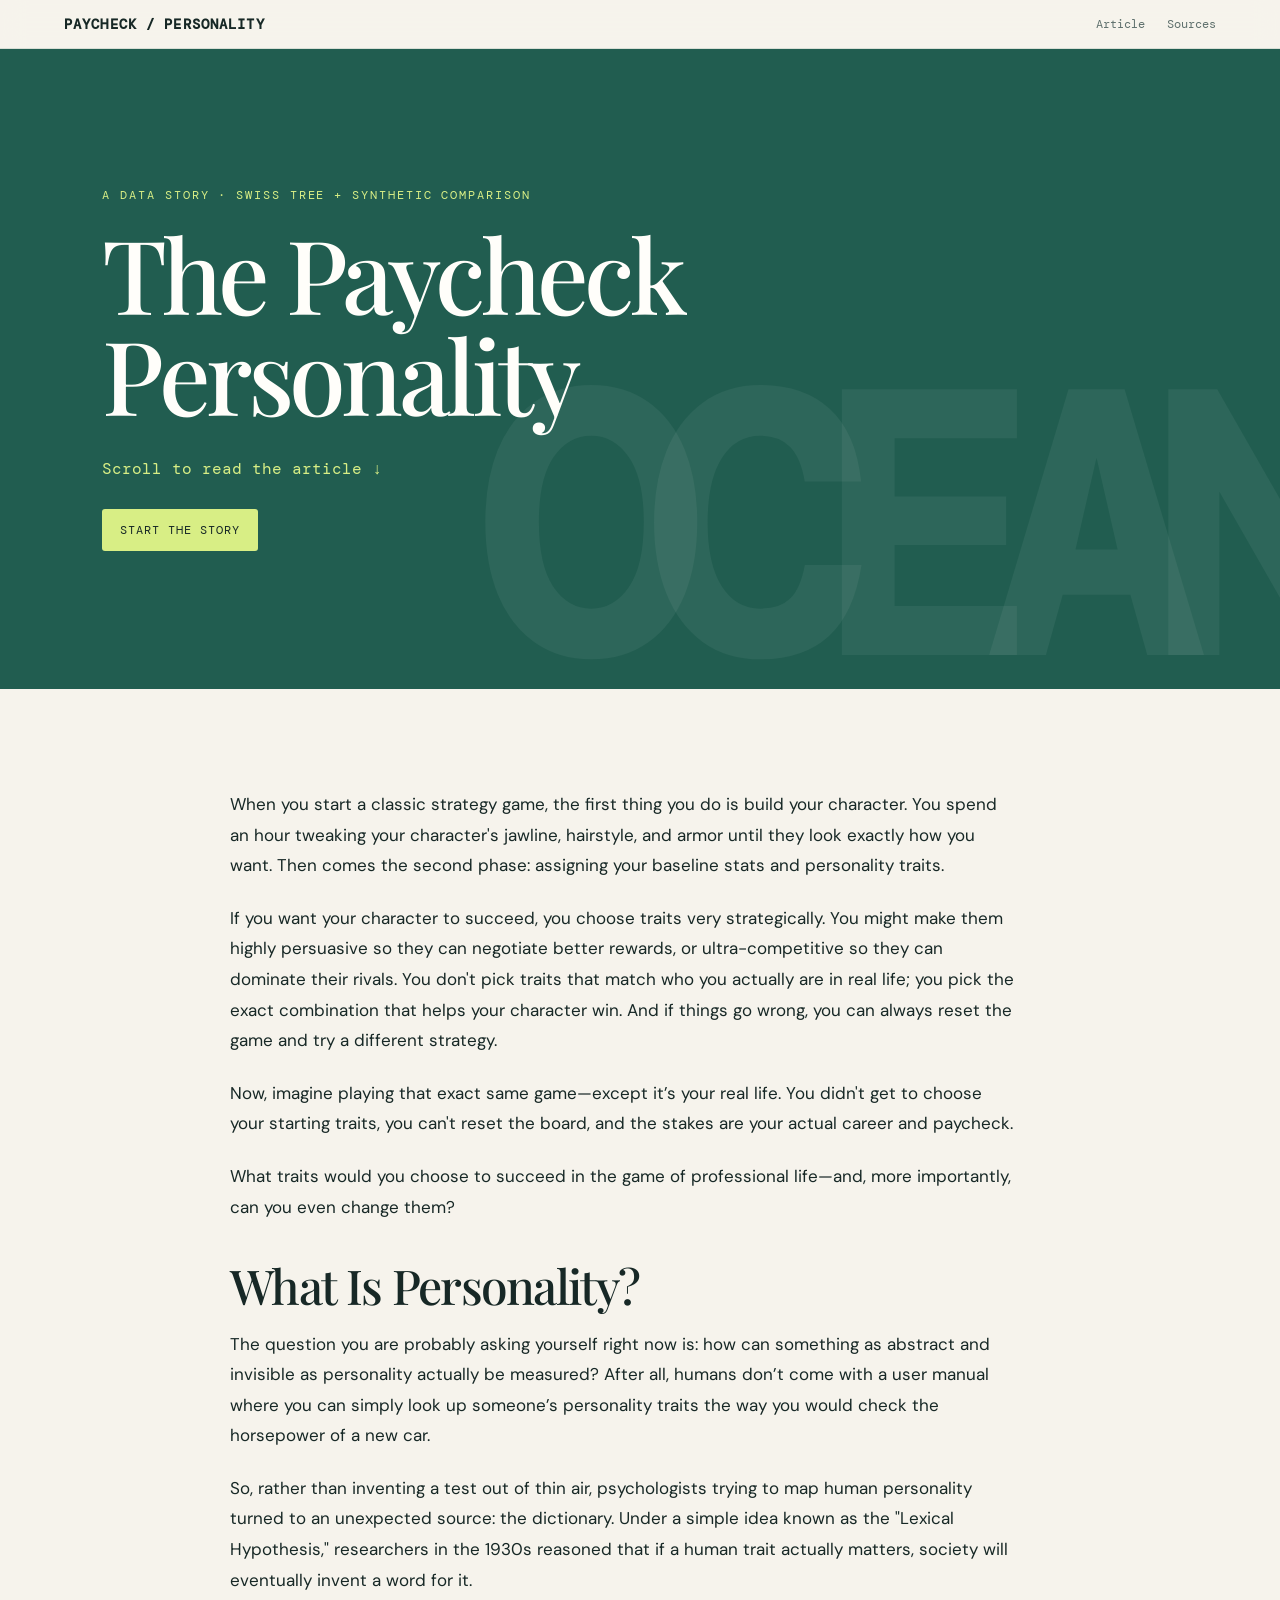
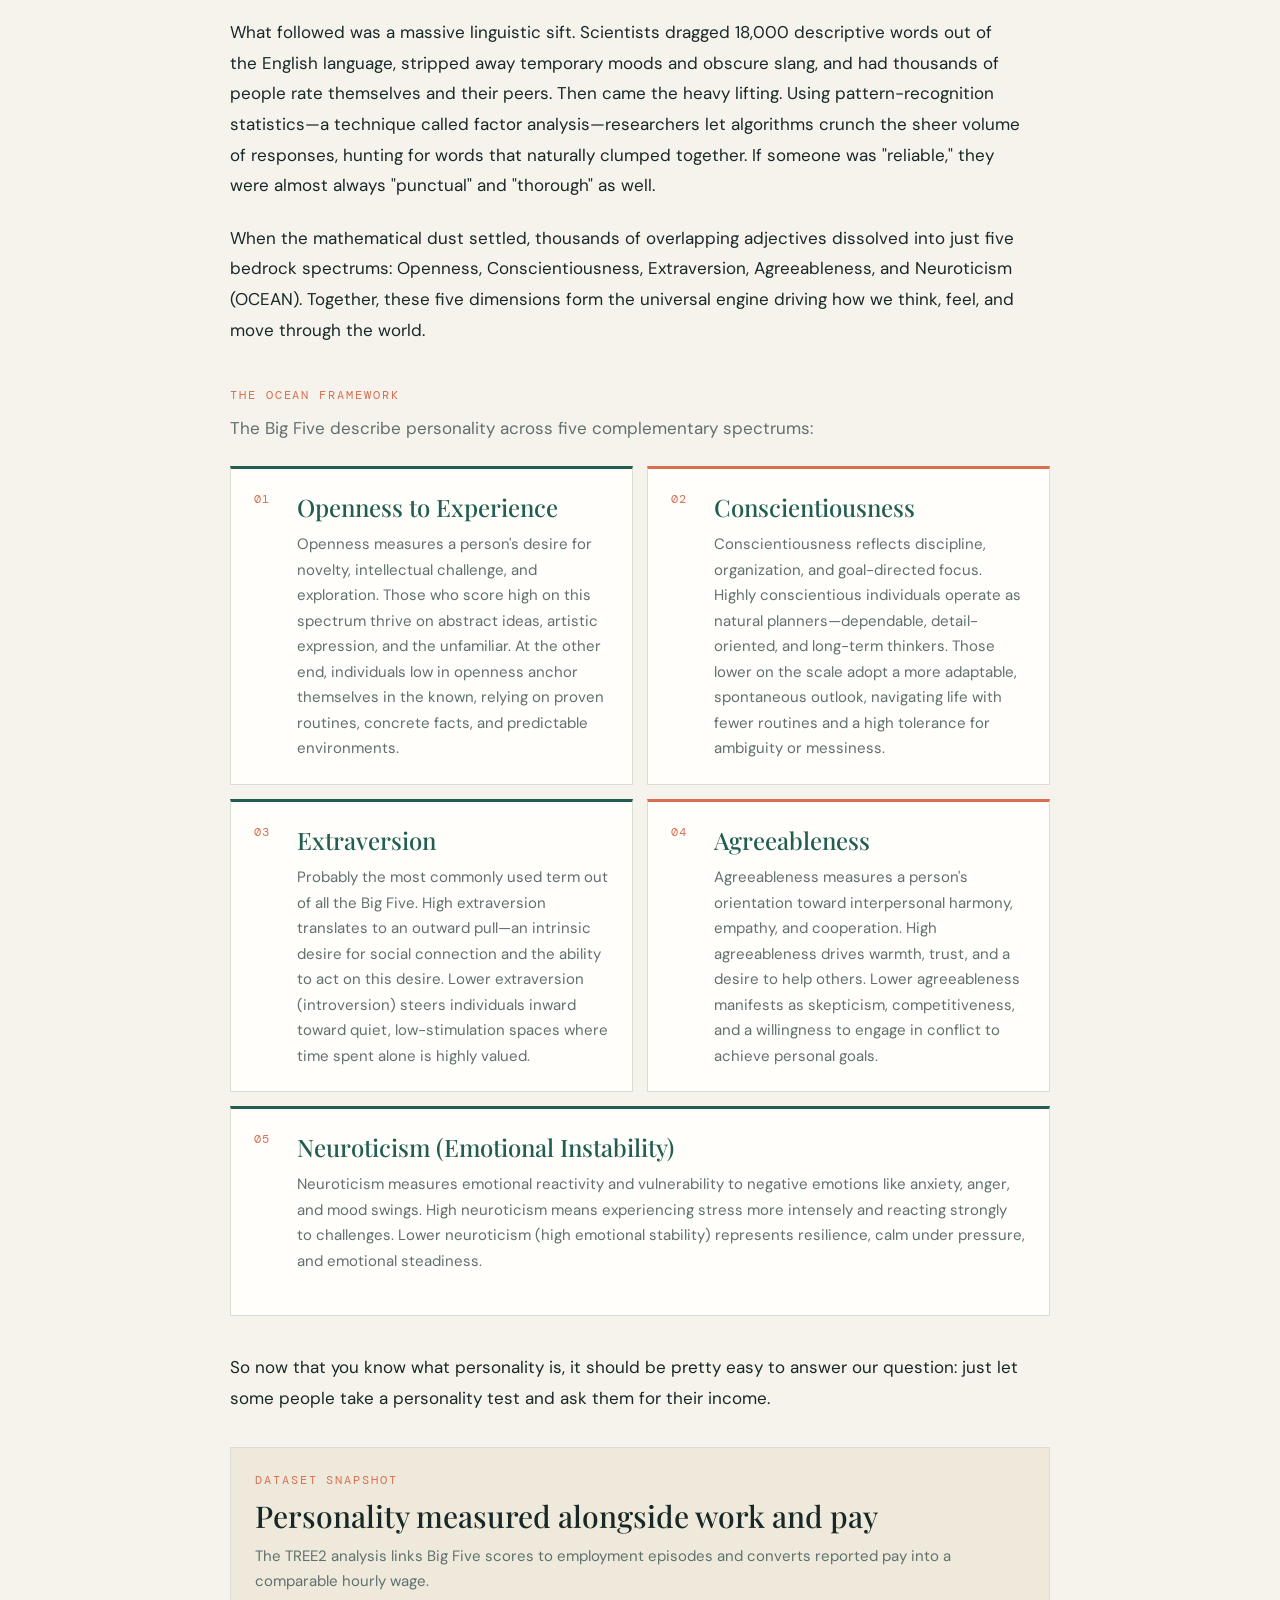
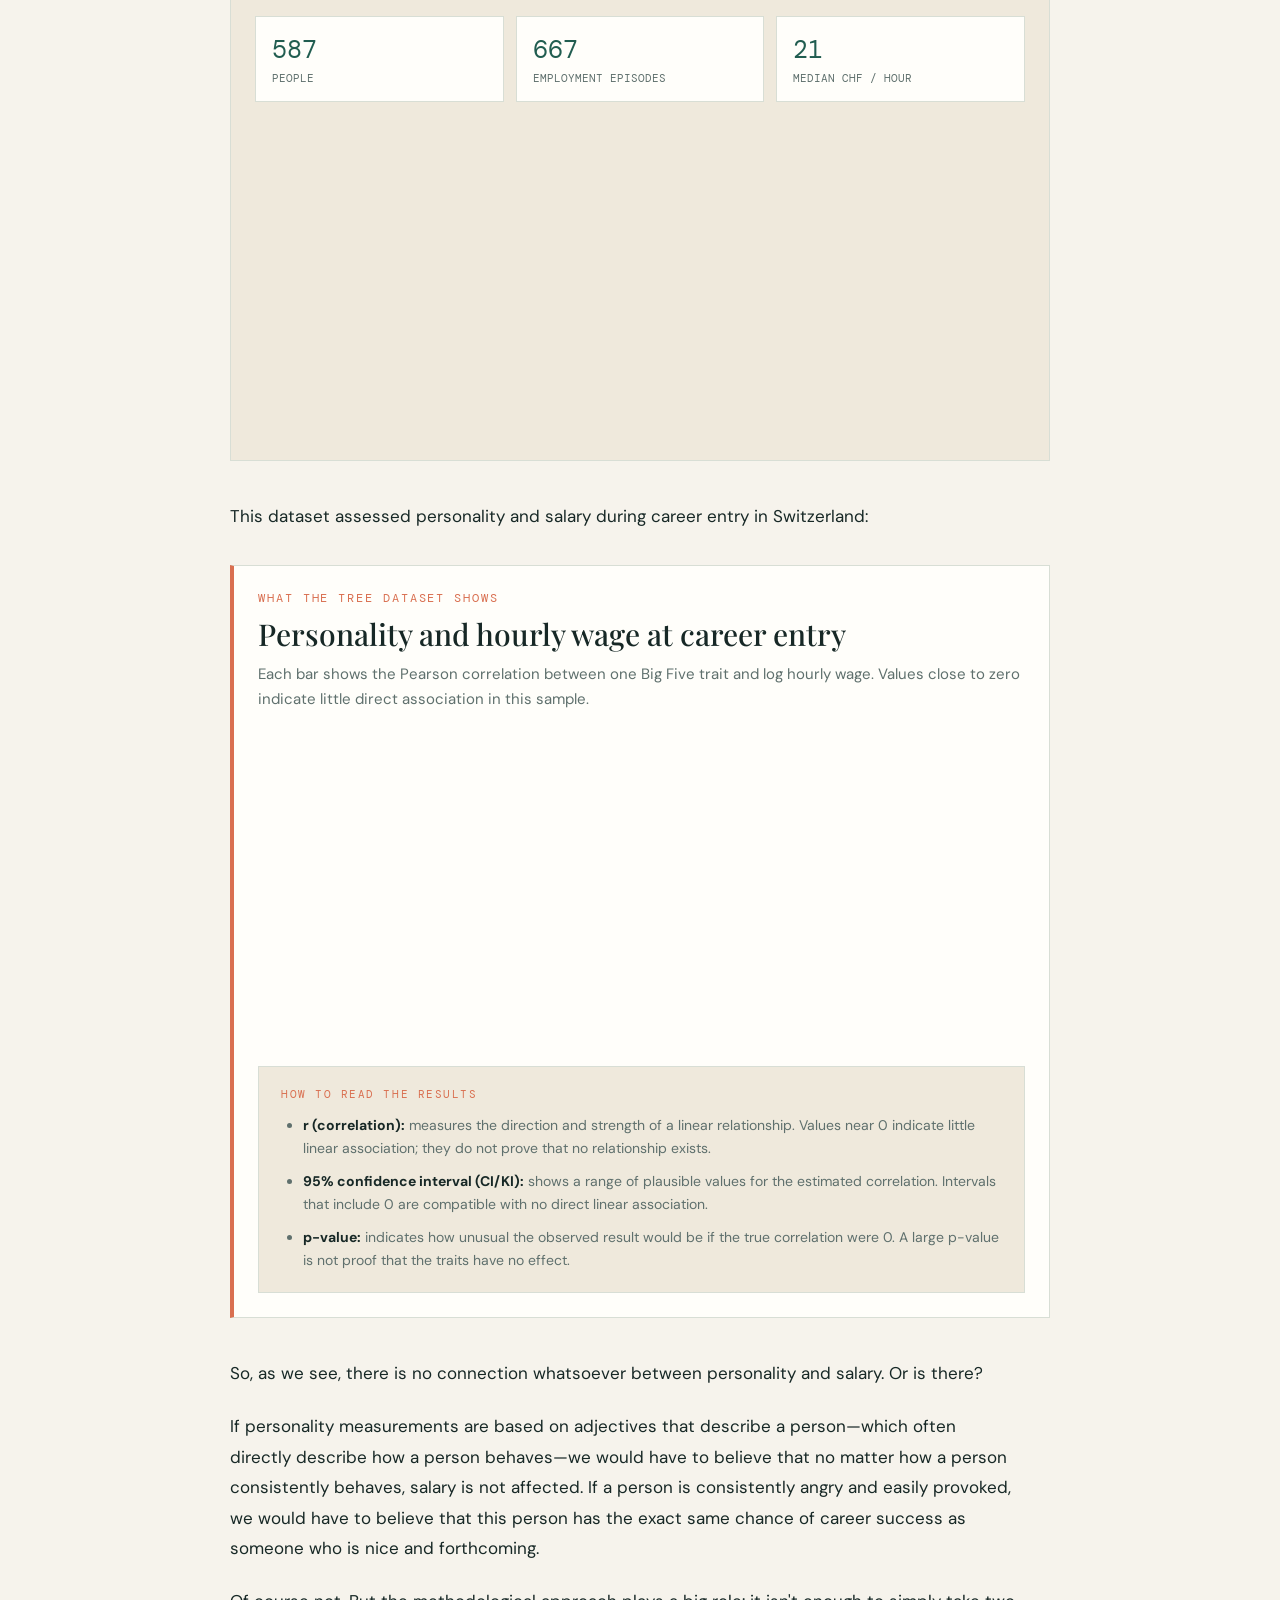
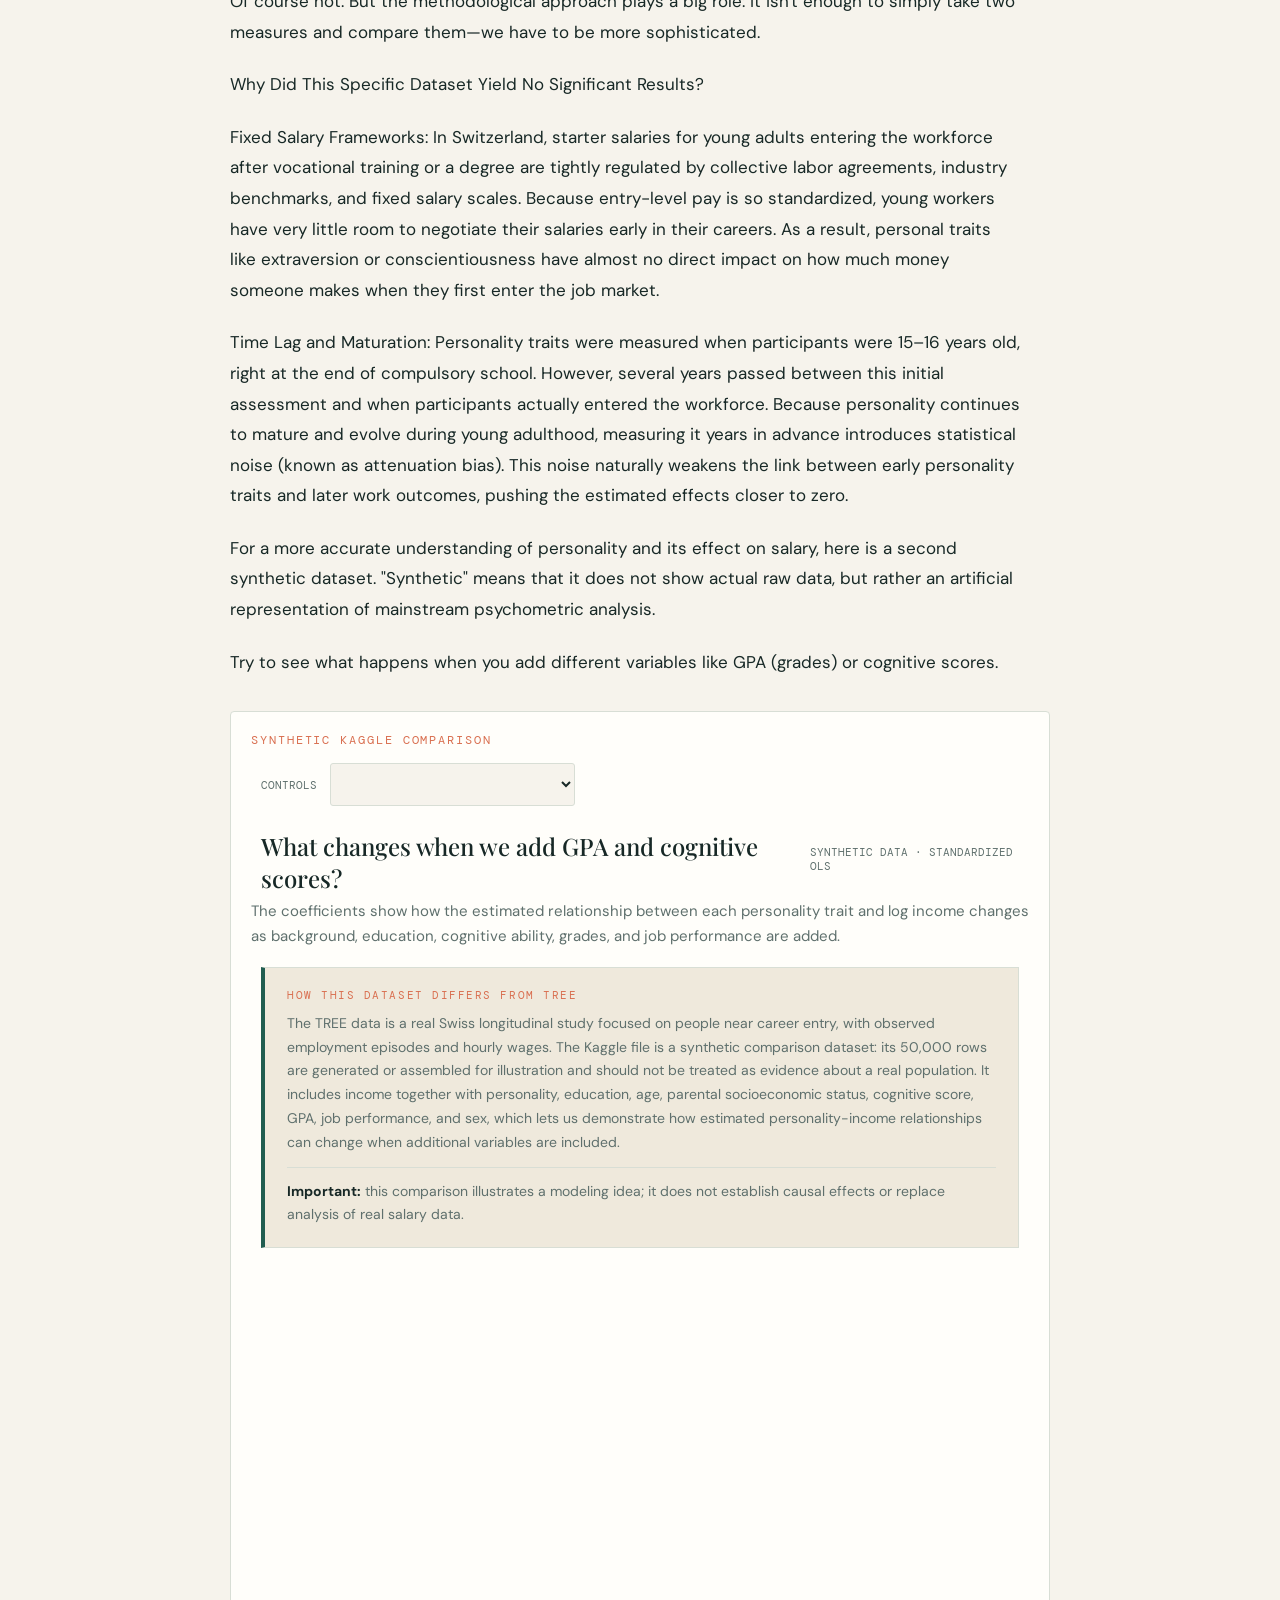
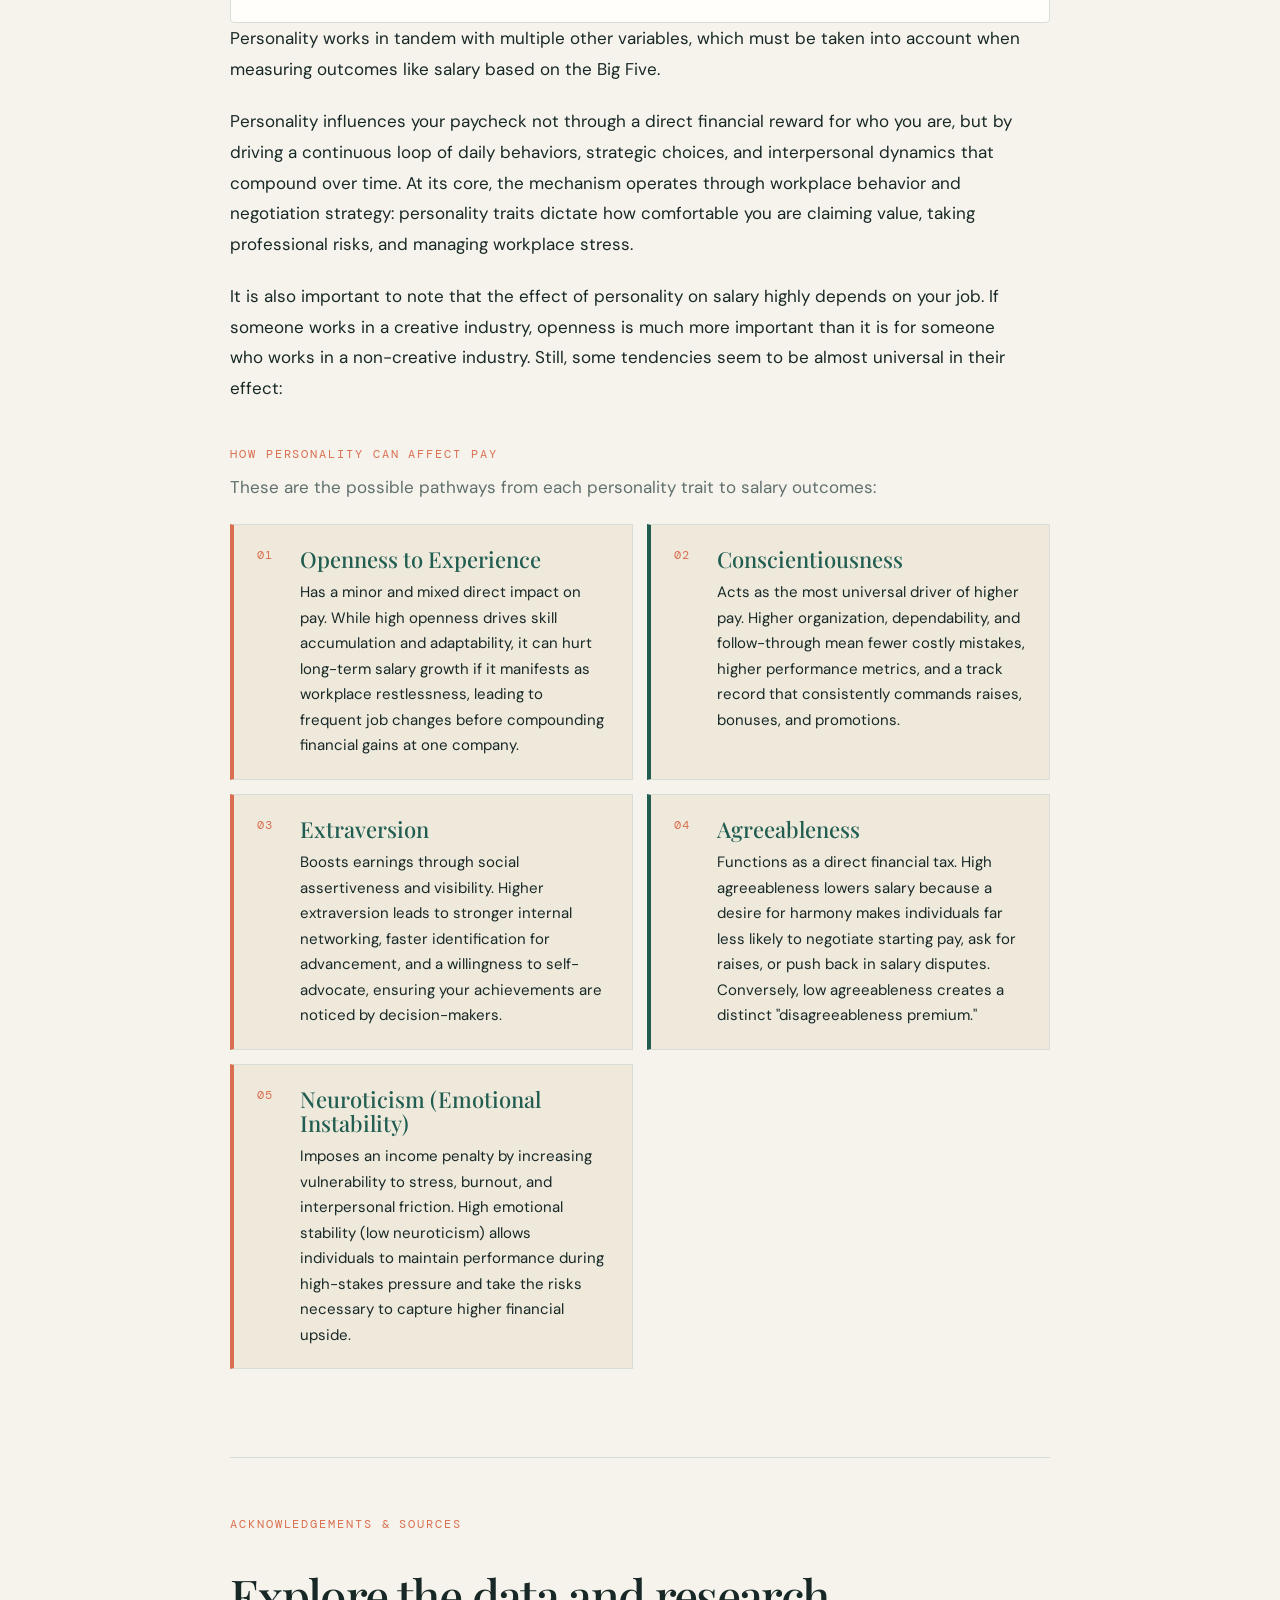
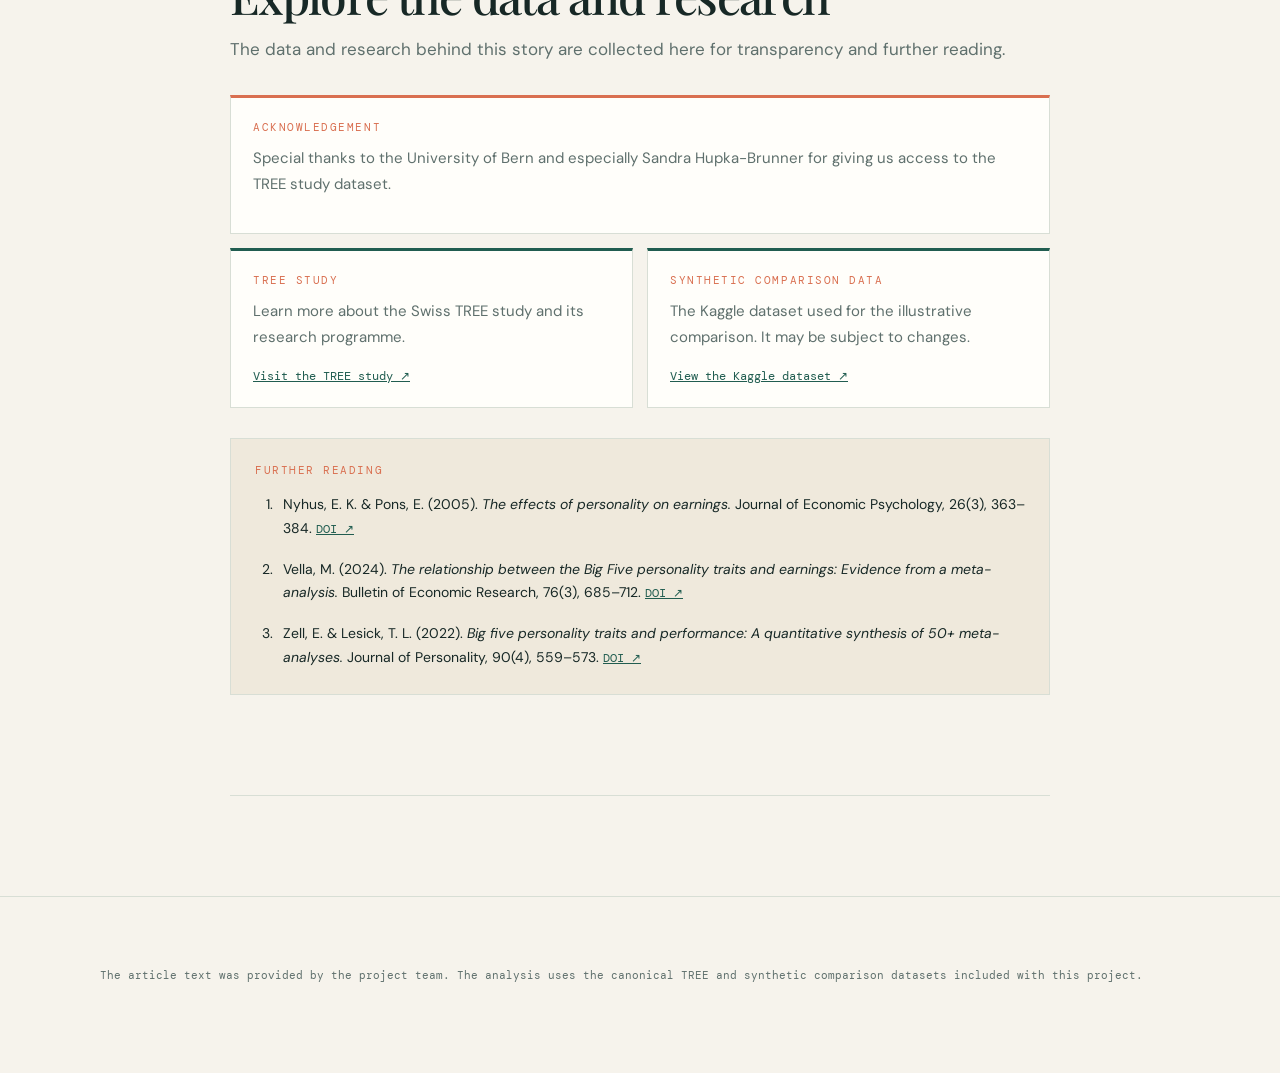
<file: docs/index.html>
<!doctype html>
<html lang="en"><head><meta charset="utf-8"><meta name="viewport" content="width=device-width,initial-scale=1">
<meta name="description" content="An interactive story about personality and income using TREE and synthetic comparison data.">
<title>The Paycheck Personality</title>
<link rel="preconnect" href="https://fonts.googleapis.com"><link rel="preconnect" href="https://fonts.gstatic.com" crossorigin>
<link href="https://fonts.googleapis.com/css2?family=DM+Mono:wght@400;500&family=DM+Sans:wght@400;500;600;700&family=Playfair+Display:wght@500;600;700&display=swap" rel="stylesheet">
<link rel="stylesheet" href="styles.css"><script src="https://cdn.plot.ly/plotly-3.0.1.min.js"></script>
</head><body>
<nav class="topbar" aria-label="Story navigation">
  <a class="brand" href="#top" style="color:inherit;text-decoration:none">Paycheck / Personality</a>
  <div class="nav"><a href="#article">Article</a><a href="#sources">Sources</a></div>
</nav>

<header class="hero" id="top">
  <div class="hero-inner">
    <div class="eyebrow">A data story · Swiss TREE + synthetic comparison</div>
    <h1>The Paycheck Personality</h1>
    <div class="prompt">Scroll to read the article ↓</div>
    <a class="hero-link" href="#article">Start the story</a>
  </div>
</header>

<main>
<section id="article">
  <div class="wrap teammate-copy">
    <p>When you start a classic strategy game, the first thing you do is build your character. You spend an hour tweaking your character&#x27;s jawline, hairstyle, and armor until they look exactly how you want. Then comes the second phase: assigning your baseline stats and personality traits.</p>
<p>If you want your character to succeed, you choose traits very strategically. You might make them highly persuasive so they can negotiate better rewards, or ultra-competitive so they can dominate their rivals. You don&#x27;t pick traits that match who you actually are in real life; you pick the exact combination that helps your character win. And if things go wrong, you can always reset the game and try a different strategy.</p>
<p>Now, imagine playing that exact same game—except it’s your real life. You didn&#x27;t get to choose your starting traits, you can&#x27;t reset the board, and the stakes are your actual career and paycheck.</p>
<p>What traits would you choose to succeed in the game of professional life—and, more importantly, can you even change them?</p>
<h2>What Is Personality?</h2>
<p>The question you are probably asking yourself right now is: how can something as abstract and invisible as personality actually be measured? After all, humans don’t come with a user manual where you can simply look up someone’s personality traits the way you would check the horsepower of a new car.</p>
<p>So, rather than inventing a test out of thin air, psychologists trying to map human personality turned to an unexpected source: the dictionary. Under a simple idea known as the &quot;Lexical Hypothesis,&quot; researchers in the 1930s reasoned that if a human trait actually matters, society will eventually invent a word for it.</p>
<p>What followed was a massive linguistic sift. Scientists dragged 18,000 descriptive words out of the English language, stripped away temporary moods and obscure slang, and had thousands of people rate themselves and their peers. Then came the heavy lifting. Using pattern-recognition statistics—a technique called factor analysis—researchers let algorithms crunch the sheer volume of responses, hunting for words that naturally clumped together. If someone was &quot;reliable,&quot; they were almost always &quot;punctual&quot; and &quot;thorough&quot; as well.</p>
<p>When the mathematical dust settled, thousands of overlapping adjectives dissolved into just five bedrock spectrums: Openness, Conscientiousness, Extraversion, Agreeableness, and Neuroticism (OCEAN). Together, these five dimensions form the universal engine driving how we think, feel, and move through the world.</p>
<div class="trait-intro"><div class="section-tag">The OCEAN framework</div><p class="trait-intro-copy">The Big Five describe personality across five complementary spectrums:</p></div><ol class="trait-list"><li class="trait-card"><div class="trait-number">01</div><h3>Openness to Experience</h3><p>Openness measures a person&#x27;s desire for novelty, intellectual challenge, and exploration. Those who score high on this spectrum thrive on abstract ideas, artistic expression, and the unfamiliar. At the other end, individuals low in openness anchor themselves in the known, relying on proven routines, concrete facts, and predictable environments.</p></li><li class="trait-card"><div class="trait-number">02</div><h3>Conscientiousness</h3><p>Conscientiousness reflects discipline, organization, and goal-directed focus. Highly conscientious individuals operate as natural planners—dependable, detail-oriented, and long-term thinkers. Those lower on the scale adopt a more adaptable, spontaneous outlook, navigating life with fewer routines and a high tolerance for ambiguity or messiness.</p></li><li class="trait-card"><div class="trait-number">03</div><h3>Extraversion</h3><p>Probably the most commonly used term out of all the Big Five. High extraversion translates to an outward pull—an intrinsic desire for social connection and the ability to act on this desire. Lower extraversion (introversion) steers individuals inward toward quiet, low-stimulation spaces where time spent alone is highly valued.</p></li><li class="trait-card"><div class="trait-number">04</div><h3>Agreeableness</h3><p>Agreeableness measures a person&#x27;s orientation toward interpersonal harmony, empathy, and cooperation. High agreeableness drives warmth, trust, and a desire to help others. Lower agreeableness manifests as skepticism, competitiveness, and a willingness to engage in conflict to achieve personal goals.</p></li><li class="trait-card"><div class="trait-number">05</div><h3>Neuroticism (Emotional Instability)</h3><p>Neuroticism measures emotional reactivity and vulnerability to negative emotions like anxiety, anger, and mood swings. High neuroticism means experiencing stress more intensely and reacting strongly to challenges. Lower neuroticism (high emotional stability) represents resilience, calm under pressure, and emotional steadiness.</p></li></ol>
<p>So now that you know what personality is, it should be pretty easy to answer our question: just let some people take a personality test and ask them for their income.</p>
<div class="dataset-overview"><div class="section-tag">Dataset snapshot</div><h3>Personality measured alongside work and pay</h3><p class="visualization-caption">The TREE2 analysis links Big Five scores to employment episodes and converts reported pay into a comparable hourly wage.</p><div class="dataset-metrics"><div><strong id="overview-people">—</strong><span>people</span></div><div><strong id="overview-episodes">—</strong><span>employment episodes</span></div><div><strong id="overview-wage">—</strong><span>median CHF / hour</span></div></div><div id="overview-wage-chart" class="inline-chart" role="img" aria-label="Distribution of hourly wages in the TREE dataset"></div></div>
<p>This dataset assessed personality and salary during career entry in Switzerland:</p>
<div class="inline-visualization"><div class="section-tag">What the TREE dataset shows</div><h3>Personality and hourly wage at career entry</h3><p class="visualization-caption">Each bar shows the Pearson correlation between one Big Five trait and log hourly wage. Values close to zero indicate little direct association in this sample.</p><div id="tree-inline-chart" class="inline-chart" role="img" aria-label="TREE dataset visualization of personality correlations with log hourly wage"></div><div id="tree-inline-table" class="table-wrap"></div><div class="methods-note"><div class="source-card-label">How to read the results</div><ul><li><strong>r (correlation):</strong> measures the direction and strength of a linear relationship. Values near 0 indicate little linear association; they do not prove that no relationship exists.</li><li><strong>95% confidence interval (CI/KI):</strong> shows a range of plausible values for the estimated correlation. Intervals that include 0 are compatible with no direct linear association.</li><li><strong>p-value:</strong> indicates how unusual the observed result would be if the true correlation were 0. A large p-value is not proof that the traits have no effect.</li></ul></div></div>
<p>So, as we see, there is no connection whatsoever between personality and salary. Or is there?</p>
<p>If personality measurements are based on adjectives that describe a person—which often directly describe how a person behaves—we would have to believe that no matter how a person consistently behaves, salary is not affected. If a person is consistently angry and easily provoked, we would have to believe that this person has the exact same chance of career success as someone who is nice and forthcoming.</p>
<p>Of course not. But the methodological approach plays a big role: it isn&#x27;t enough to simply take two measures and compare them—we have to be more sophisticated.</p>
<p>Why Did This Specific Dataset Yield No Significant Results?</p>
<p>Fixed Salary Frameworks: In Switzerland, starter salaries for young adults entering the workforce after vocational training or a degree are tightly regulated by collective labor agreements, industry benchmarks, and fixed salary scales. Because entry-level pay is so standardized, young workers have very little room to negotiate their salaries early in their careers. As a result, personal traits like extraversion or conscientiousness have almost no direct impact on how much money someone makes when they first enter the job market.</p>
<p>Time Lag and Maturation: Personality traits were measured when participants were 15–16 years old, right at the end of compulsory school. However, several years passed between this initial assessment and when participants actually entered the workforce. Because personality continues to mature and evolve during young adulthood, measuring it years in advance introduces statistical noise (known as attenuation bias). This noise naturally weakens the link between early personality traits and later work outcomes, pushing the estimated effects closer to zero.</p>
<p>For a more accurate understanding of personality and its effect on salary, here is a second synthetic dataset. &quot;Synthetic&quot; means that it does not show actual raw data, but rather an artificial representation of mainstream psychometric analysis.</p>
<p>Try to see what happens when you add different variables like GPA (grades) or cognitive scores.</p>
<div class="chart-card narrative-kaggle"><div class="section-tag">Synthetic Kaggle comparison</div><div class="control-row"><label for="kaggle-inline-select">Controls</label><select id="kaggle-inline-select" aria-label="Select synthetic regression controls"></select><span id="kaggle-inline-n" class="source-note"></span></div><div class="chart-title"><h3>What changes when we add GPA and cognitive scores?</h3><span>SYNTHETIC DATA · STANDARDIZED OLS</span></div><p class="visualization-caption">The coefficients show how the estimated relationship between each personality trait and log income changes as background, education, cognitive ability, grades, and job performance are added.</p><div class="dataset-explainer"><div class="source-card-label">How this dataset differs from TREE</div><p>The TREE data is a real Swiss longitudinal study focused on people near career entry, with observed employment episodes and hourly wages. The Kaggle file is a synthetic comparison dataset: its 50,000 rows are generated or assembled for illustration and should not be treated as evidence about a real population. It includes income together with personality, education, age, parental socioeconomic status, cognitive score, GPA, job performance, and sex, which lets us demonstrate how estimated personality-income relationships can change when additional variables are included.</p><p class="dataset-warning"><strong>Important:</strong> this comparison illustrates a modeling idea; it does not establish causal effects or replace analysis of real salary data.</p></div><div id="kaggle-inline-chart" class="chart" role="img" aria-label="Synthetic Kaggle regression coefficients with selectable controls"></div><div id="kaggle-inline-table" class="table-wrap"></div></div>
<p>Personality works in tandem with multiple other variables, which must be taken into account when measuring outcomes like salary based on the Big Five.</p>
<p>Personality influences your paycheck not through a direct financial reward for who you are, but by driving a continuous loop of daily behaviors, strategic choices, and interpersonal dynamics that compound over time. At its core, the mechanism operates through workplace behavior and negotiation strategy: personality traits dictate how comfortable you are claiming value, taking professional risks, and managing workplace stress.</p>
<p>It is also important to note that the effect of personality on salary highly depends on your job. If someone works in a creative industry, openness is much more important than it is for someone who works in a non-creative industry. Still, some tendencies seem to be almost universal in their effect:</p>
<div class="salary-trait-intro"><div class="section-tag">How personality can affect pay</div><p class="trait-intro-copy">These are the possible pathways from each personality trait to salary outcomes:</p></div><ol class="trait-list salary-trait-list"><li class="salary-trait-card"><div class="trait-number">01</div><h3>Openness to Experience</h3><p>Has a minor and mixed direct impact on pay. While high openness drives skill accumulation and adaptability, it can hurt long-term salary growth if it manifests as workplace restlessness, leading to frequent job changes before compounding financial gains at one company.</p></li><li class="salary-trait-card"><div class="trait-number">02</div><h3>Conscientiousness</h3><p>Acts as the most universal driver of higher pay. Higher organization, dependability, and follow-through mean fewer costly mistakes, higher performance metrics, and a track record that consistently commands raises, bonuses, and promotions.</p></li><li class="salary-trait-card"><div class="trait-number">03</div><h3>Extraversion</h3><p>Boosts earnings through social assertiveness and visibility. Higher extraversion leads to stronger internal networking, faster identification for advancement, and a willingness to self-advocate, ensuring your achievements are noticed by decision-makers.</p></li><li class="salary-trait-card"><div class="trait-number">04</div><h3>Agreeableness</h3><p>Functions as a direct financial tax. High agreeableness lowers salary because a desire for harmony makes individuals far less likely to negotiate starting pay, ask for raises, or push back in salary disputes. Conversely, low agreeableness creates a distinct &quot;disagreeableness premium.&quot;</p></li><li class="salary-trait-card"><div class="trait-number">05</div><h3>Neuroticism (Emotional Instability)</h3><p>Imposes an income penalty by increasing vulnerability to stress, burnout, and interpersonal friction. High emotional stability (low neuroticism) allows individuals to maintain performance during high-stakes pressure and take the risks necessary to capture higher financial upside.</p></li></ol>
<section class="article-sources" aria-labelledby="article-sources-title"><div class="section-tag">Acknowledgements & sources</div><h2 id="article-sources-title">Explore the data and research</h2><p class="sources-lede">The data and research behind this story are collected here for transparency and further reading.</p><div class="source-grid"><article class="source-card source-card-wide"><div class="source-card-label">Acknowledgement</div><p>Special thanks to the University of Bern and especially Sandra Hupka-Brunner for giving us access to the TREE study dataset.</p></article><article class="source-card"><div class="source-card-label">TREE study</div><p>Learn more about the Swiss TREE study and its research programme.</p><a href="https://www.tree.unibe.ch/index_eng.html" target="_blank" rel="noreferrer">Visit the TREE study ↗</a></article><article class="source-card"><div class="source-card-label">Synthetic comparison data</div><p>The Kaggle dataset used for the illustrative comparison. It may be subject to changes.</p><a href="https://www.kaggle.com/datasets/sergionefedov/big-five-personality-and-life-outcomes" target="_blank" rel="noreferrer">View the Kaggle dataset ↗</a></article></div><div class="reading-list"><div class="source-card-label">Further reading</div><ol><li><span>Nyhus, E. K. &amp; Pons, E. (2005). <em>The effects of personality on earnings.</em> Journal of Economic Psychology, 26(3), 363–384.</span> <a href="https://doi.org/10.1016/j.joep.2004.07.001" target="_blank" rel="noreferrer">DOI ↗</a></li><li><span>Vella, M. (2024). <em>The relationship between the Big Five personality traits and earnings: Evidence from a meta-analysis.</em> Bulletin of Economic Research, 76(3), 685–712.</span> <a href="https://doi.org/10.1111/boer.12437" target="_blank" rel="noreferrer">DOI ↗</a></li><li><span>Zell, E. &amp; Lesick, T. L. (2022). <em>Big five personality traits and performance: A quantitative synthesis of 50+ meta-analyses.</em> Journal of Personality, 90(4), 559–573.</span> <a href="https://doi.org/10.1111/jopy.12683" target="_blank" rel="noreferrer">DOI ↗</a></li></ol></div></section>
  </div>
</section>

</main>

<footer class="foot" id="sources">
  <div class="wrap">
    <p class="source-note">The article text was provided by the project team. The analysis uses the canonical TREE and synthetic comparison datasets included with this project.</p>
  </div>
</footer>

<script src="data.js"></script>
<script>
const palette = { ink: '#172826', muted: '#5f706d', green: '#215d50', coral: '#d96f50', paper: '#fffefa' };
const baseLayout = { paper_bgcolor: palette.paper, plot_bgcolor: palette.paper, font: { family: 'DM Sans, sans-serif', color: palette.ink }, margin: { l: 56, r: 20, t: 15, b: 76 }, xaxis: { tickangle: -18, automargin: true, gridcolor: '#edf0e9' }, yaxis: { zeroline: true, zerolinecolor: palette.ink, gridcolor: '#edf0e9' }, showlegend: false };
document.getElementById('overview-people').textContent = STORY_DATA.tree.n.toLocaleString();
document.getElementById('overview-episodes').textContent = STORY_DATA.tree.complete_n.toLocaleString();
document.getElementById('overview-wage').textContent = STORY_DATA.tree.median_hourly.toLocaleString(undefined, { maximumFractionDigits: 0 });
Plotly.newPlot('overview-wage-chart', [{ type: 'bar', x: STORY_DATA.tree.wage_histogram.map(d => d.bin), y: STORY_DATA.tree.wage_histogram.map(d => d.count), marker: { color: palette.green }, hovertemplate: 'CHF %{x} / h<br>%{y} employment episodes<extra></extra>' }], { ...baseLayout, height: 330, margin: { ...baseLayout.margin, b: 92 }, xaxis: { ...baseLayout.xaxis, title: 'Hourly wage range (CHF / h)', tickangle: -35 }, yaxis: { ...baseLayout.yaxis, title: 'Employment episodes' } }, { responsive: true, displayModeBar: false });
Plotly.newPlot('tree-inline-chart', [{ type: 'bar', x: STORY_DATA.tree.correlations.map(d => d.trait), y: STORY_DATA.tree.correlations.map(d => d.r), marker: { color: STORY_DATA.tree.correlations.map(d => d.r >= 0 ? palette.green : palette.coral) }, error_y: { type: 'data', array: STORY_DATA.tree.correlations.map(d => d.ci), visible: true, color: palette.muted }, customdata: STORY_DATA.tree.correlations.map(d => [d.p, d.n]), hovertemplate: '<b>%{x}</b><br>Pearson r: %{y:.3f}<br>p-value: %{customdata[0]:.3g}<br>n: %{customdata[1]}<extra></extra>' }], { ...baseLayout, height: 330, yaxis: { ...baseLayout.yaxis, title: 'Pearson r with log hourly wage' } }, { responsive: true, displayModeBar: false });
document.getElementById('tree-inline-table').innerHTML = '<table><thead><tr><th>Trait</th><th>Pearson r</th><th>p-value</th></tr></thead><tbody>' + STORY_DATA.tree.correlations.map(d => `<tr><td>${d.trait}</td><td>${d.r.toFixed(3)}</td><td>${d.p < .001 ? '&lt; .001' : d.p.toFixed(3)}</td></tr>`).join('') + '</tbody></table>';
const select = document.getElementById('kaggle-inline-select');
Object.entries(STORY_DATA.models).forEach(([key, model]) => { const option = document.createElement('option'); option.value = key; option.textContent = model.label; select.appendChild(option); });
function showModel(key) {
  const model = STORY_DATA.models[key];
  Plotly.react('kaggle-inline-chart', [{ type: 'bar', x: model.rows.map(d => d.trait), y: model.rows.map(d => d.beta), marker: { color: model.rows.map(d => d.beta >= 0 ? palette.green : palette.coral) }, error_y: { type: 'data', array: model.rows.map(d => 1.96 * d.se), visible: true, color: palette.muted }, customdata: model.rows.map(d => [d.p]), hovertemplate: '<b>%{x}</b><br>Standardized beta: %{y:.3f}<br>p-value: %{customdata[0]:.3g}<extra></extra>' }], { ...baseLayout, yaxis: { ...baseLayout.yaxis, title: 'Standardized coefficient (95% CI)' } }, { responsive: true, displayModeBar: false });
  document.getElementById('kaggle-inline-n').textContent = model.n.toLocaleString() + ' rows · ' + model.controls_label;
  document.getElementById('kaggle-inline-table').innerHTML = '<table><thead><tr><th>Trait</th><th>Std. beta</th><th>95% CI</th><th>p-value</th></tr></thead><tbody>' + model.rows.map(d => `<tr><td>${d.trait}</td><td>${d.beta.toFixed(3)}</td><td>${(d.beta-1.96*d.se).toFixed(3)} to ${(d.beta+1.96*d.se).toFixed(3)}</td><td>${d.p < .001 ? '&lt; .001' : d.p.toFixed(3)}</td></tr>`).join('') + '</tbody></table>';
}
select.addEventListener('change', () => showModel(select.value));
showModel(select.value);
</script>

</body></html>
</file>
<file: docs/styles.css>
:root {
  --paper: #f6f3ec;
  --ink: #172826;
  --muted: #5f706d;
  --line: #d8ded5;
  --green: #215d50;
  --lime: #d8ee85;
  --coral: #d96f50;
  --white: #fffefa;
}
* { box-sizing: border-box; }
html { scroll-behavior: smooth; }
body { margin: 0; background: var(--paper); color: var(--ink); font-family: "DM Sans", sans-serif; }
a { color: var(--green); }
.topbar { position: sticky; top: 0; z-index: 20; display: flex; justify-content: space-between; align-items: center; padding: 15px max(5vw, calc((100vw - 1180px)/2)); background: rgba(246,243,236,.92); border-bottom: 1px solid var(--line); backdrop-filter: blur(12px); }
.brand { font: 600 14px "DM Mono", monospace; letter-spacing: .08em; text-transform: uppercase; }
.nav { display: flex; gap: 22px; font: 12px "DM Mono", monospace; }
.nav a { color: var(--muted); text-decoration: none; }
.nav a:hover { color: var(--coral); }
.hero { min-height: 640px; display: grid; align-items: center; position: relative; overflow: hidden; color: var(--white); background: var(--green); padding: 92px max(8vw, calc((100vw - 1180px)/2)); }
.hero::after { content: "OCEAN"; position: absolute; right: -3vw; bottom: -6vw; color: rgba(255,255,255,.055); font: 700 clamp(140px, 28vw, 390px) "DM Mono", monospace; letter-spacing: -.13em; }
.hero-inner { max-width: 790px; position: relative; z-index: 1; }
.eyebrow, .section-tag { font: 12px "DM Mono", monospace; letter-spacing: .16em; text-transform: uppercase; }
.eyebrow { color: var(--lime); }
h1, h2, h3 { font-family: "Playfair Display", Georgia, serif; font-weight: 500; }
h1 { max-width: 780px; margin: 20px 0; font-size: clamp(54px, 8vw, 104px); line-height: .98; letter-spacing: -.045em; }
.hero p { max-width: 590px; color: #d6e2d9; font-size: 18px; line-height: 1.7; }
.hero .prompt { margin-top: 34px; color: var(--lime); font: 16px "DM Mono", monospace; }
.hero-link { display: inline-block; margin-top: 30px; padding: 13px 18px; color: var(--ink); background: var(--lime); text-decoration: none; border-radius: 3px; font: 12px "DM Mono", monospace; text-transform: uppercase; letter-spacing: .08em; }
.wrap { width: min(1080px, 88vw); margin: auto; }
section { padding: 100px 0; border-bottom: 1px solid var(--line); scroll-margin-top: 66px; }
.section-tag { color: var(--coral); }
h2 { max-width: 780px; margin: 14px 0 22px; font-size: clamp(38px, 5vw, 62px); line-height: 1.05; letter-spacing: -.035em; }
.lede { max-width: 740px; color: var(--muted); font-size: 18px; line-height: 1.75; }
.prose { max-width: 760px; font-size: 16px; line-height: 1.85; }
.teammate-copy { max-width: 820px; }
.teammate-copy p { max-width: 790px; margin: 0 0 22px; color: var(--ink); font-size: 17px; line-height: 1.8; }
.teammate-copy h2 { margin: 38px 0 18px; font-size: clamp(30px, 4vw, 48px); }
.teammate-copy h2:first-child { margin-top: 0; }
.trait-intro { margin: 42px 0 18px; }
.trait-intro-copy { margin-top: 10px !important; color: var(--muted) !important; }
.trait-list { display: grid; grid-template-columns: repeat(2, 1fr); gap: 14px; margin: 0 0 36px; padding: 0; list-style: none; counter-reset: traits; }
.trait-card { position: relative; min-height: 210px; padding: 25px 24px 22px 66px; background: var(--white); border: 1px solid var(--line); border-top: 3px solid var(--green); }
.trait-card:nth-child(2n) { border-top-color: var(--coral); }
.trait-card:nth-child(5) { grid-column: 1 / -1; }
.trait-card h3 { margin: 0 0 12px; color: var(--green); font-size: 24px; line-height: 1.1; }
.trait-card p { margin: 0; color: var(--muted); font-size: 15px; line-height: 1.7; }
.trait-number { position: absolute; top: 22px; left: 23px; color: var(--coral); font: 12px "DM Mono", monospace; letter-spacing: .08em; }
.salary-trait-intro { margin: 42px 0 18px; }
.salary-trait-list { margin-bottom: 22px; }
.salary-trait-card { position: relative; padding: 22px 24px 20px 66px; background: #efe9dc; border: 1px solid var(--line); border-left: 4px solid var(--coral); }
.salary-trait-card:nth-child(2n) { border-left-color: var(--green); }
.salary-trait-card h3 { margin: 0 0 9px; color: var(--green); font-size: 22px; line-height: 1.1; }
.salary-trait-card p { margin: 0; color: var(--ink); font-size: 15px; line-height: 1.7; }
.trait-grid { display: grid; grid-template-columns: repeat(5,1fr); gap: 12px; margin-top: 38px; }
.trait { min-height: 188px; background: var(--white); border: 1px solid var(--line); padding: 20px 17px; }
.trait b { display: block; margin: 0 0 12px; color: var(--green); font: 12px "DM Mono",monospace; text-transform: uppercase; }
.trait p { margin: 0; color: var(--muted); font-size: 13px; line-height: 1.65; }
.chart-card { margin-top: 34px; padding: 20px; background: var(--white); border: 1px solid var(--line); border-radius: 4px; }
.chart-title { display: flex; justify-content: space-between; align-items: baseline; gap: 20px; padding: 4px 10px 0; }
.chart-title h3 { margin: 5px 0; font-size: 24px; }
.chart-title span, .source-note { color: var(--muted); font: 11px "DM Mono", monospace; }
.chart { min-height: 350px; width: 100%; }
.inline-visualization { margin: 34px 0 40px; padding: 24px; background: var(--white); border: 1px solid var(--line); border-left: 4px solid var(--coral); }
.inline-visualization h3 { margin: 8px 0 8px; font-size: 30px; }
.visualization-caption { margin-bottom: 0 !important; color: var(--muted) !important; font-size: 15px !important; line-height: 1.65 !important; }
.methods-note { margin-top: 24px; padding: 20px 22px; background: #efe9dc; border: 1px solid var(--line); }
.methods-note ul { margin: 13px 0 0; padding-left: 22px; }
.methods-note li { margin-bottom: 10px; color: var(--muted); font-size: 14px; line-height: 1.65; }
.methods-note li:last-child { margin-bottom: 0; }
.methods-note strong { color: var(--ink); }
.inline-chart { min-height: 330px; width: 100%; }
.dataset-overview { margin: 34px 0 40px; padding: 24px; background: #efe9dc; border: 1px solid var(--line); }
.dataset-overview h3 { margin: 8px 0; font-size: 30px; }
.dataset-metrics { display: grid; grid-template-columns: repeat(3, 1fr); gap: 12px; margin: 22px 0 4px; }
.dataset-metrics div { padding: 16px; background: var(--white); border: 1px solid var(--line); }
.dataset-metrics strong { display: block; color: var(--green); font: 25px "DM Mono", monospace; }
.dataset-metrics span { display: block; margin-top: 5px; color: var(--muted); font: 11px "DM Mono", monospace; text-transform: uppercase; }
.note { margin-top: 18px; padding: 18px 22px; border-left: 3px solid var(--coral); background: #efe9dc; color: #43534f; line-height: 1.7; }
.note strong { color: var(--ink); }
.stats { display: grid; grid-template-columns: repeat(3,1fr); gap: 14px; margin: 30px 0; }
.stat { padding: 20px; background: var(--green); color: var(--white); }
.stat .number { font: 30px "DM Mono",monospace; color: var(--lime); }
.stat .label { margin-top: 7px; color: #d6e2d9; font-size: 12px; }
.control-row { display: flex; flex-wrap: wrap; align-items: center; gap: 13px; padding: 15px 10px; }
.control-row label { color: var(--muted); font: 11px "DM Mono",monospace; text-transform: uppercase; }
.dataset-explainer { margin: 18px 10px 4px; padding: 20px 22px; background: #efe9dc; border: 1px solid var(--line); border-left: 4px solid var(--green); }
.dataset-explainer p { margin: 10px 0 0; color: var(--muted); font-size: 14px; line-height: 1.7; }
.dataset-explainer p + p { margin-top: 12px; }
.dataset-warning { padding-top: 12px; border-top: 1px solid var(--line); }
.dataset-warning strong { color: var(--ink); }
select { min-width: 245px; border: 1px solid var(--line); border-radius: 3px; padding: 11px 13px; color: var(--ink); background: var(--paper); font: 13px "DM Sans",sans-serif; }
.dataset-pill { display: inline-flex; padding: 7px 10px; border-radius: 20px; color: #5c491a; background: var(--lime); font: 10px "DM Mono",monospace; letter-spacing: .08em; text-transform: uppercase; }
.table-wrap { overflow-x: auto; }
.table-wrap table { width: 100%; margin: 16px 0 4px; border-collapse: collapse; font-size: 13px; text-align: left; }
.table-wrap th { color: var(--muted); font: 10px "DM Mono",monospace; letter-spacing: .08em; text-transform: uppercase; }
.table-wrap td, .table-wrap th { padding: 11px 13px; border-bottom: 1px solid var(--line); }
.table-wrap td:not(:first-child) { font-family: "DM Mono",monospace; font-size: 12px; }
.table-wrap tr:last-child td { border-bottom: 0; }
.article-sources { margin-top: 88px; padding-top: 58px; border-top: 1px solid var(--line); }
.article-sources h2 { margin-bottom: 14px; }
.sources-lede { max-width: 650px; color: var(--muted) !important; }
.source-grid { display: grid; grid-template-columns: repeat(2, 1fr); gap: 14px; margin-top: 30px; }
.source-card { padding: 22px; background: var(--white); border: 1px solid var(--line); border-top: 3px solid var(--green); }
.source-card-wide { grid-column: 1 / -1; border-top-color: var(--coral); }
.source-card-label { color: var(--coral); font: 11px "DM Mono", monospace; letter-spacing: .14em; text-transform: uppercase; }
.source-card p { margin: 12px 0 14px; color: var(--muted); font-size: 15px; line-height: 1.7; }
.source-card a, .reading-list a { font: 12px "DM Mono", monospace; }
.reading-list { margin-top: 30px; padding: 24px; background: #efe9dc; border: 1px solid var(--line); }
.reading-list ol { margin: 16px 0 0; padding-left: 22px; }
.reading-list li { margin: 0 0 17px; padding-left: 6px; color: var(--ink); font-size: 14px; line-height: 1.7; }
.reading-list li:last-child { margin-bottom: 0; }
.reading-list a { white-space: nowrap; }
.foot { padding: 60px 0 80px; color: var(--muted); font-size: 13px; line-height: 1.8; }
.foot h2 { color: var(--ink); font-size: 34px; }
.foot a { display: block; width: fit-content; }
@media (max-width: 760px) { .nav { gap: 10px; font-size: 10px; } .brand { font-size: 11px; } .trait-grid { grid-template-columns: repeat(2,1fr); } .trait:last-child { grid-column: span 2; } .trait-list { grid-template-columns: 1fr; } .trait-card:nth-child(5) { grid-column: auto; } .dataset-metrics { grid-template-columns: 1fr; } .source-grid { grid-template-columns: 1fr; } .source-card-wide { grid-column: auto; } .hero { min-height: 570px; padding-top: 70px; padding-bottom: 70px; } section { padding: 72px 0; } .stats { grid-template-columns: 1fr; } .chart-card { padding: 10px; } }
</file>
